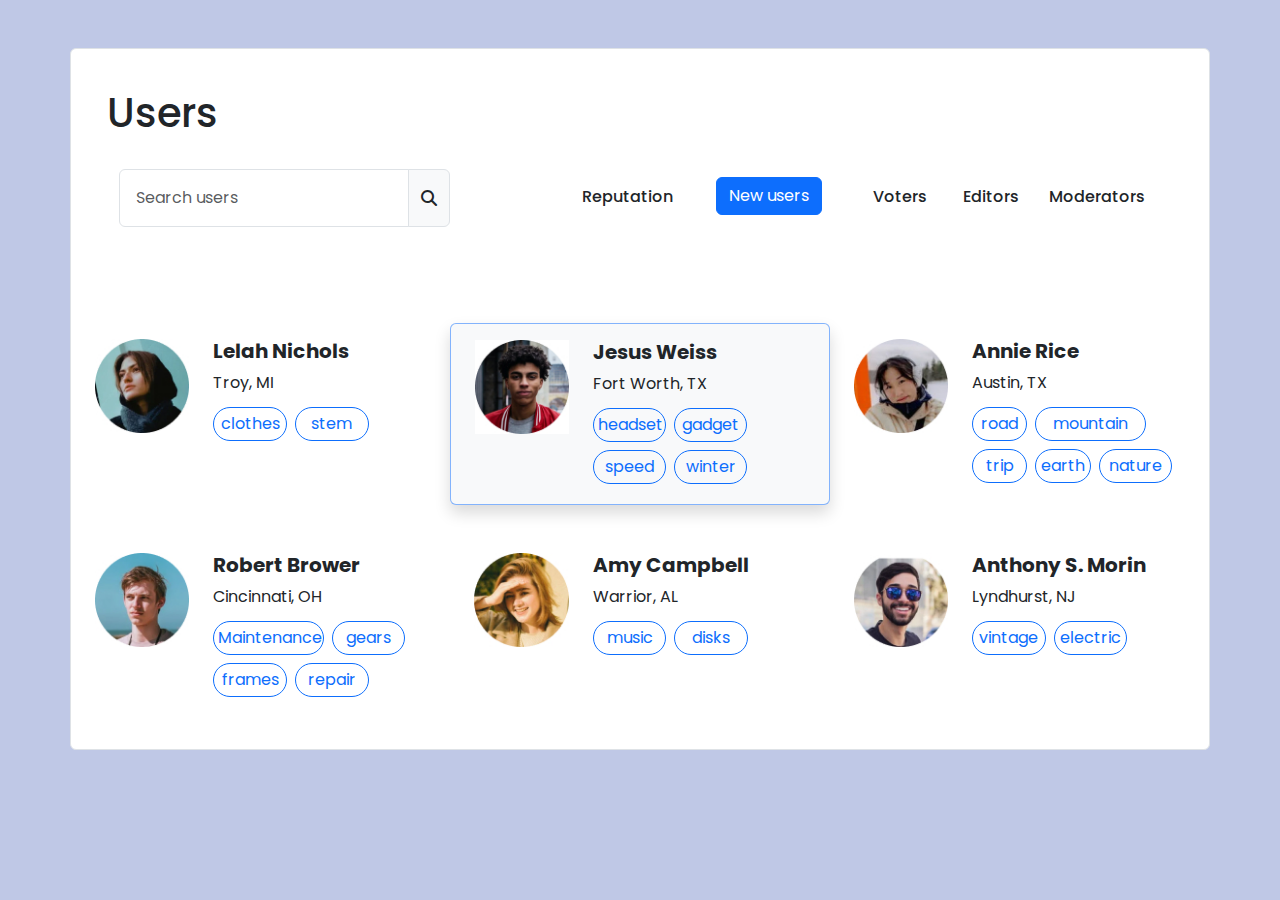
<file: bai3.html>
<!DOCTYPE html>
<html lang="en">

<head>
    <meta charset="UTF-8">
    <meta name="viewport" content="width=device-width, initial-scale=1.0">
    <title>Document</title>
    <link href="https://cdn.jsdelivr.net/npm/bootstrap@5.3.0/dist/css/bootstrap.min.css" rel="stylesheet">
    <link rel="stylesheet" href="https://cdnjs.cloudflare.com/ajax/libs/font-awesome/6.4.0/css/all.min.css"
        referrerpolicy="no-referrer" />
    <link rel="stylesheet" href="./style.css">
</head>

<body>
    <form action="#">
        <div class="container my-5 border rounded">
            <div class="container p-4">
                <div>
                    <h1 class="py-3">Users</h1>
                </div>
                <div class="container">
                    <div class="row">
                        <div class="col-4 py-2">
                            <div class="input-group mb-3">
                                <input type="text" class="form-control p-3" placeholder="Search users"
                                    aria-label="Recipient's username" aria-describedby="basic-addon2">
                                <span class="input-group-text" id="basic-addon2"><i
                                        class="fa-solid fa-magnifying-glass"></i></span>
                            </div>
                        </div>
                        <div class="col-8">
                            <div class="row p-3">
                                <div class="col"></div>
                                <div class="col text-center py-2 fw-medium">Reputation</div>
                                <div class="col-3 text-center"><button type="button" class="btn btn-primary">New
                                        users</button>
                                </div>
                                <div class="col text-center py-2 fw-medium">Voters</div>
                                <div class="col text-center py-2 fw-medium">Editors</div>
                                <div class="col text-center py-2 fw-medium">Moderators</div>
                            </div>
                        </div>
                    </div>
                </div>
            </div>
            <div class="container overflow-hidden py-5">
                <div class="row g-5">
                    <div class="col-4">
                        <div class="row py-3">
                            <div class="col-4">
                                <img src="./images/1.jpg" class="img-fluid">
                            </div>
                            <div class="col-8">
                                <div>
                                    <h5 class="fw-bold fs-5">Lelah Nichols</h5>
                                </div>
                                <div>
                                    <p class="fs-6">Troy, MI</p>
                                </div>
                                <div class="row g-2">
                                    <div
                                        class="col-4 m-1 border border-primary rounded-pill p-1 text-primary text-center">
                                        clothes
                                    </div>
                                    <div
                                        class="col-4 m-1 border border-primary rounded-pill p-1 text-primary text-center">
                                        stem
                                    </div>
                                </div>
                            </div>
                        </div>
                    </div>
                    <div class="col-4 border border-primary shadow bg-body-tertiary rounded"
                        style="--bs-border-opacity: .5;">
                        <div class="row py-3">
                            <div class="col-4">
                                <img src="./images/2.jpg" class="img-fluid">
                            </div>
                            <div class="col-8">
                                <div>
                                    <h5 class="fw-bold fs-5">Jesus Weiss</h5>
                                </div>
                                <div>
                                    <p class="fs-6">Fort Worth, TX</p>
                                </div>
                                <div>
                                    <div class="row g-2">
                                        <div
                                            class="col-4 m-1 border border-primary rounded-pill p-1 text-primary text-center">
                                            headset
                                        </div>
                                        <div
                                            class="col-4 m-1 border border-primary rounded-pill p-1 text-primary text-center">
                                            gadget
                                        </div>
                                        <div
                                            class="col-4 m-1 border border-primary rounded-pill p-1 text-primary text-center">
                                            speed
                                        </div>
                                        <div
                                            class="col-4 m-1 border border-primary rounded-pill p-1 text-primary text-center">
                                            winter
                                        </div>
                                    </div>
                                </div>
                            </div>
                        </div>
                    </div>
                    <div class="col-4">
                        <div class="row py-3">
                            <div class="col-4">
                                <img src="./images/3.jpg" class="img-fluid">
                            </div>
                            <div class="col-8">
                                <div>
                                    <h5 class="fw-bold fs-5">Annie Rice</h5>
                                </div>
                                <div>
                                    <p class="fs-6">Austin, TX</p>
                                </div>
                                <div>
                                    <div class="row g-2">
                                        <div
                                            class="col-3 m-1 border border-primary rounded-pill p-1 text-primary text-center">
                                            road
                                        </div>
                                        <div
                                            class="col-6 m-1 border border-primary rounded-pill p-1 text-primary text-center">
                                            mountain
                                        </div>
                                        <div
                                            class="col-3 m-1 border border-primary rounded-pill p-1 text-primary text-center">
                                            trip
                                        </div>
                                        <div
                                            class="col-3 m-1 border border-primary rounded-pill p-1 text-primary text-center">
                                            earth
                                        </div>
                                        <div
                                            class="col-4 m-1 border border-primary rounded-pill p-1 text-primary text-center">
                                            nature
                                        </div>
                                    </div>
                                </div>
                            </div>
                        </div>
                    </div>
                    <div class="col-4">
                        <div class="row">
                            <div class="col-4">
                                <img src="./images/4.jpg" class="img-fluid">
                            </div>
                            <div class="col-8">
                                <div>
                                    <h5 class="fw-bold fs-5">Robert Brower</h5>
                                </div>
                                <div>
                                    <p class="fs-6">Cincinnati, OH</p>
                                </div>
                                <div>
                                    <div class="row g-2">
                                        <div
                                            class="col-6 m-1 border border-primary rounded-pill p-1 text-primary text-center">
                                            Maintenance
                                        </div>
                                        <div
                                            class="col-4 m-1 border border-primary rounded-pill p-1 text-primary text-center">
                                            gears
                                        </div>
                                        <div
                                            class="col-4 m-1 border border-primary rounded-pill p-1 text-primary text-center">
                                            frames
                                        </div>
                                        <div
                                            class="col-4 m-1 border border-primary rounded-pill p-1 text-primary text-center">
                                            repair
                                        </div>
                                    </div>
                                </div>
                            </div>
                        </div>
                    </div>
                    <div class="col-4">
                        <div class="row">
                            <div class="col-4">
                                <img src="./images/5.jpg" class="img-fluid">
                            </div>
                            <div class="col-8">
                                <div>
                                    <h5 class="fw-bold fs-5">Amy Campbell</h5>
                                </div>
                                <div>
                                    <p class="fs-6">Warrior, AL</p>
                                </div>
                                <div>
                                    <div class="row g-2">
                                        <div
                                            class="col-4 m-1 border border-primary rounded-pill p-1 text-primary text-center">
                                            music
                                        </div>
                                        <div
                                            class="col-4 m-1 border border-primary rounded-pill p-1 text-primary text-center">
                                            disks
                                        </div>
                                    </div>
                                </div>
                            </div>
                        </div>
                    </div>
                    <div class="col-4">
                        <div class="row">
                            <div class="col-4">
                                <img src="./images/6.jpg" class="img-fluid">
                            </div>
                            <div class="col-8">
                                <div>
                                    <h5 class="fw-bold fs-5">Anthony S. Morin</h5>
                                </div>
                                <div>
                                    <p class="fs-6">Lyndhurst, NJ</p>
                                </div>
                                <div>
                                    <div class="row g-2">
                                        <div
                                            class="col-4 m-1 border border-primary rounded-pill p-1 text-primary text-center">
                                            vintage
                                        </div>
                                        <div
                                            class="col-4 m-1 border border-primary rounded-pill p-1 text-primary text-center">
                                            electric
                                        </div>
                                    </div>
                                </div>
                            </div>
                        </div>
                    </div>
                </div>
            </div>
        </div>
    </form>



    <script src="https://cdn.jsdelivr.net/npm/bootstrap@5.3.0/dist/js/bootstrap.bundle.min.js"></script>
    <script src="https://cdn.jsdelivr.net/npm/@popperjs/core@2.11.8/dist/umd/popper.min.js"></script>
    <script src="https://cdn.jsdelivr.net/npm/bootstrap@5.3.0/dist/js/bootstrap.min.js"></script>
</body>

</html>
</file>
<file: style.css>
@import url('https://fonts.googleapis.com/css2?family=Poppins:ital,wght@0,300;0,400;0,500;0,600;0,700;1,300;1,400;1,500;1,600;1,700&display=swap');

* {
    box-sizing: border-box;
    font-family: 'Poppins', sans-serif;
}

body {
    background-color: #BFC8E6;
}

form>.container {
    background-color: white;
}
</file>
